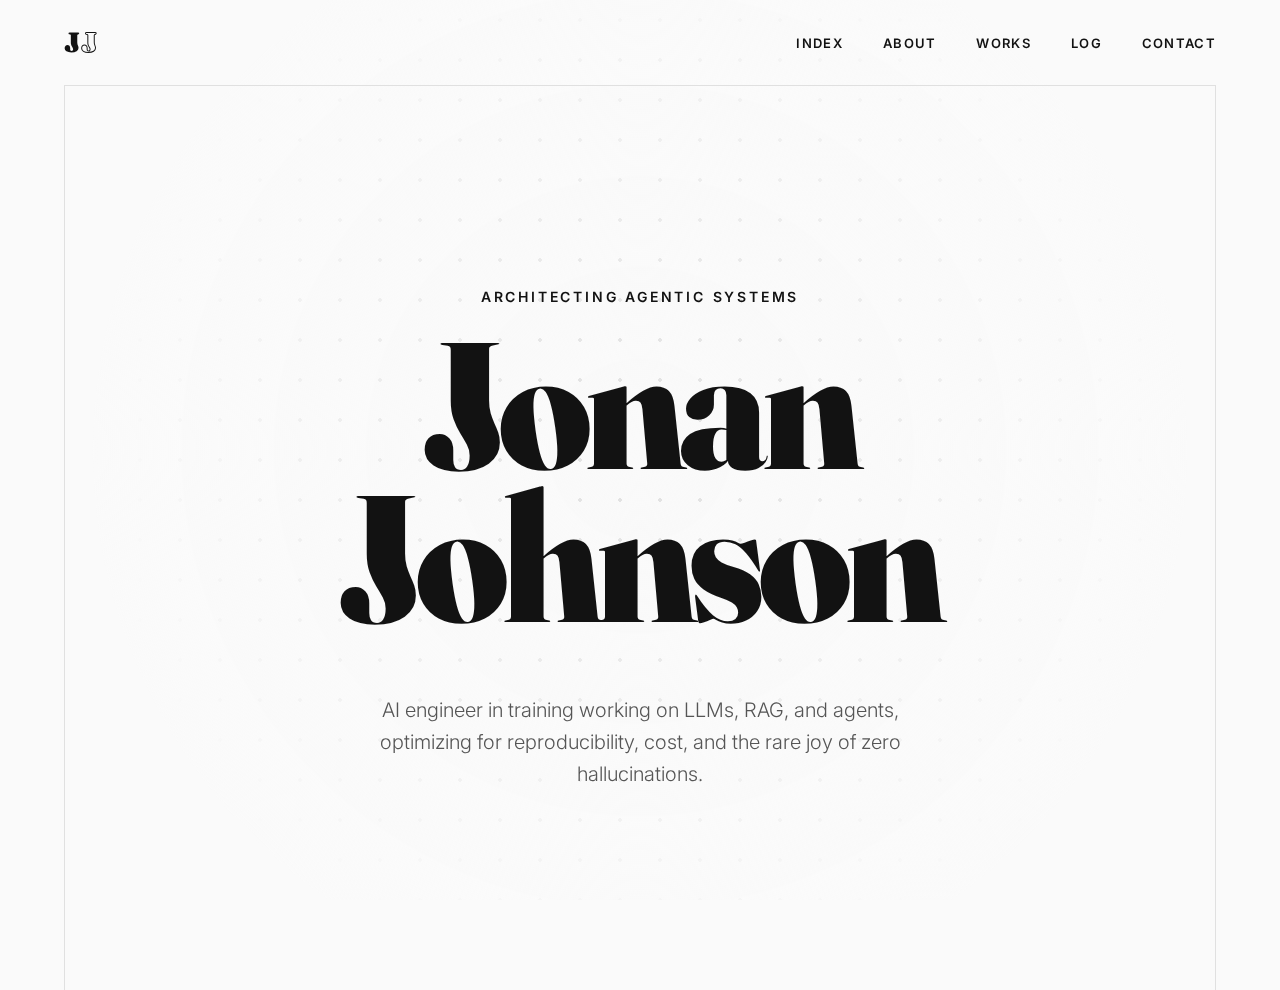
<file: index.html>
<!DOCTYPE html>
<html lang="en">

<head>
    <meta charset="UTF-8">
    <meta name="viewport" content="width=device-width, initial-scale=1.0">
    <meta name="description" content="Jonan - AI Builder focused on strategy and agentic systems">
    <title>Jonan Johnson</title>
    <link rel="stylesheet" href="css/editorial.css">
</head>

<body>
    <div class="site-wrapper">


        <nav class="navbar">
            <a href="index.html" class="nav-logo"><span>J</span><span>J</span></a>
            <ul class="nav-links">
                <li><a href="index.html">Index</a></li>
                <li><a href="about.html">About</a></li>
                <li><a href="projects.html">Works</a></li>
                <li><a href="experience.html">Log</a></li>
                <li><a href="contact.html">Contact</a></li>
            </ul>
        </nav>

        <main>
            <section class="hero">
                <p class="hero-positioning">
                    Architecting Agentic Systems
                </p>
                <h1 class="hero-name">
                    Jonan Johnson
                </h1>

                <p class="hero-statement">
                    AI engineer in training working on LLMs, RAG, and agents, optimizing for reproducibility, cost, and
                    the rare joy of zero hallucinations.
                </p>
            </section>
        </main>


    </div>

</body>

</html>
</file>
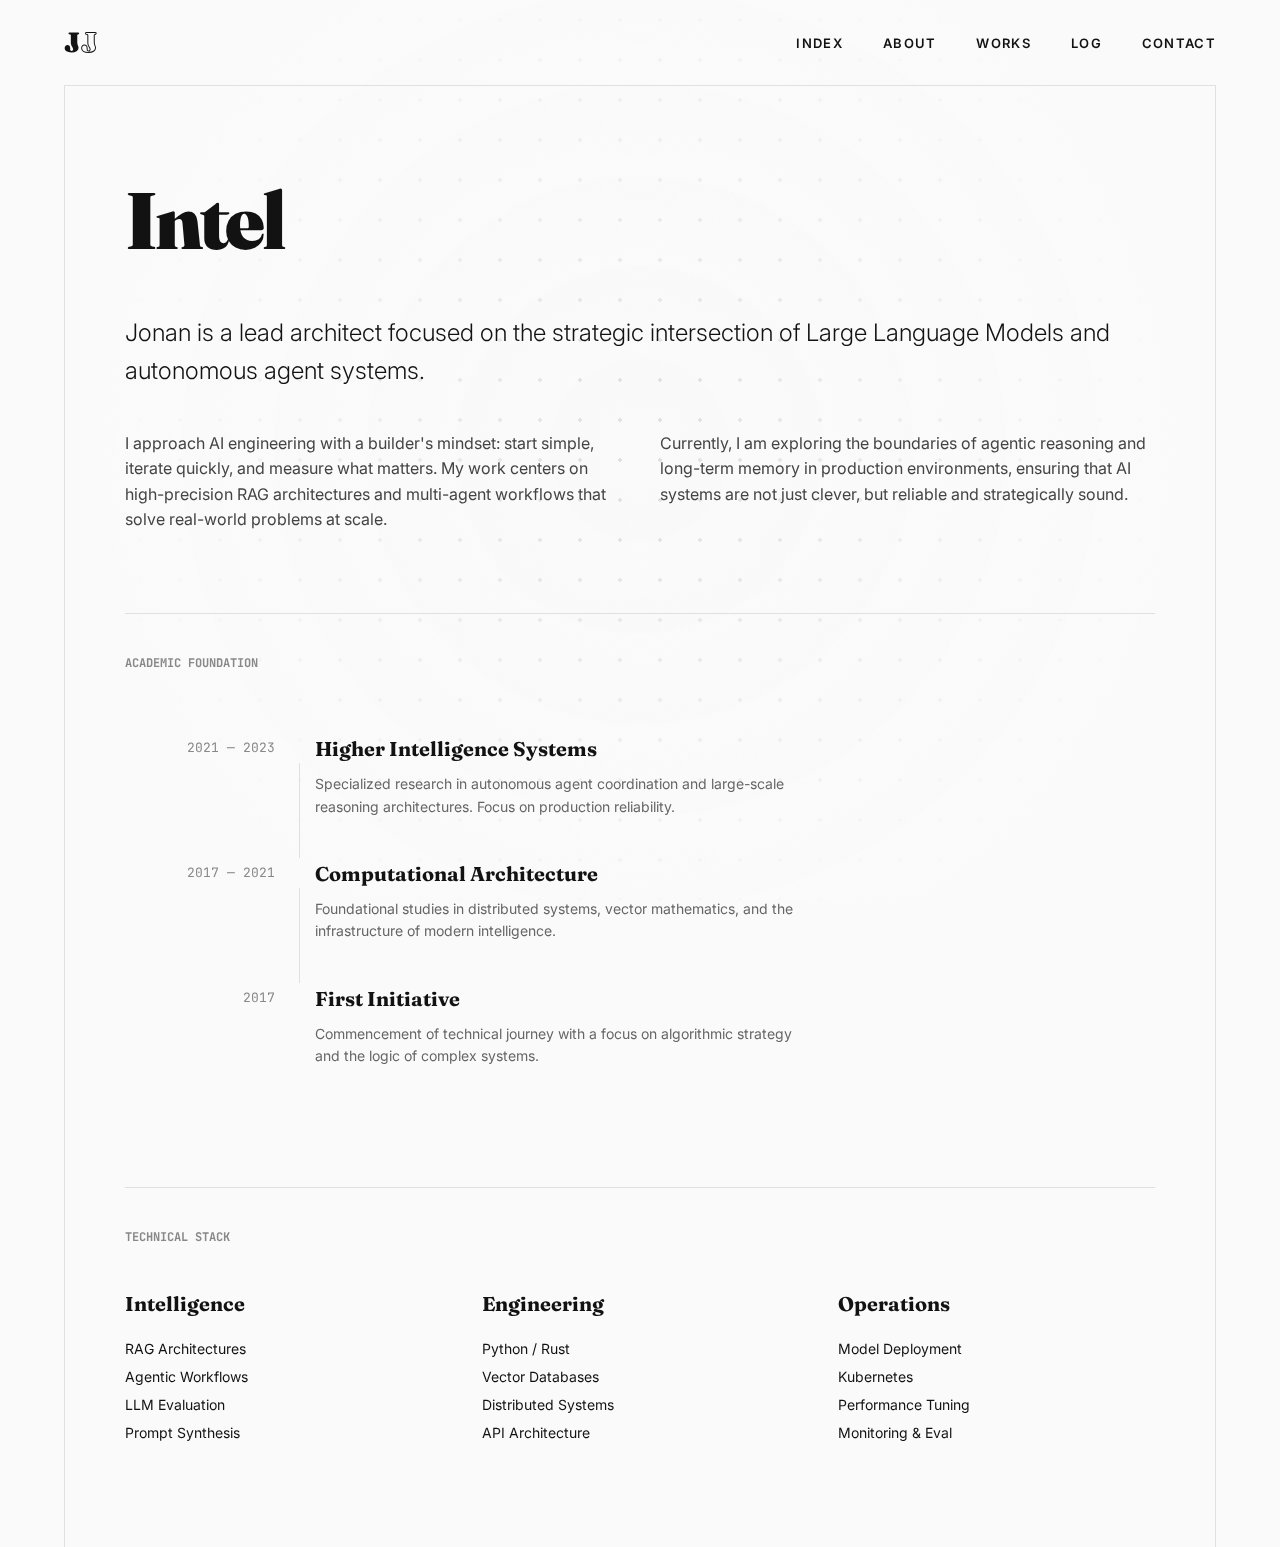
<file: about.html>
<!DOCTYPE html>
<html lang="en">

<head>
    <meta charset="UTF-8">
    <meta name="viewport" content="width=device-width, initial-scale=1.0">
    <meta name="description" content="About Jonan - AI Strategist & Builder">
    <title>About | Jonan</title>
    <link rel="stylesheet" href="css/editorial.css">
</head>

<body>
    <div class="site-wrapper">


        <nav class="navbar">
            <a href="index.html" class="nav-logo"><span>J</span><span>J</span></a>
            <ul class="nav-links">
                <li><a href="index.html">Index</a></li>
                <li><a href="about.html">About</a></li>
                <li><a href="projects.html">Works</a></li>
                <li><a href="experience.html">Log</a></li>
                <li><a href="contact.html">Contact</a></li>
            </ul>
        </nav>

        <main>
            <section class="page-section">
                <h1 class="hero-name" style="font-size: 80px; text-align: left;">Intel</h1>
                <div class="about-content">
                    <p style="font-size: 24px; font-weight: 300; margin-bottom: 40px;">
                        Jonan is a lead architect focused on the strategic intersection of Large Language Models and
                        autonomous agent systems.
                    </p>
                    <div style="column-count: 2; column-gap: 40px; font-size: 16px; color: #444;">
                        <p>I approach AI engineering with a builder's mindset: start simple, iterate quickly, and
                            measure what matters. My work centers on high-precision RAG architectures and multi-agent
                            workflows that solve real-world problems at scale.</p>
                        <p>Currently, I am exploring the boundaries of agentic reasoning and long-term memory in
                            production environments, ensuring that AI systems are not just clever, but reliable and
                            strategically sound.</p>
                    </div>
                </div>

                <div class="education-section"
                    style="margin-top: 80px; border-top: 0.5px solid var(--hairline); padding-top: 40px;">
                    <h2
                        style="font-family: 'JetBrains Mono', monospace; font-size: 12px; text-transform: uppercase; color: #888; margin-bottom: 40px;">
                        Academic Foundation</h2>

                    <div class="timeline">
                        <div class="timeline-item">
                            <div class="timeline-year">2021 — 2023</div>
                            <div class="timeline-content">
                                <h3>Higher Intelligence Systems</h3>
                                <p>Specialized research in autonomous agent coordination and large-scale reasoning
                                    architectures. Focus on production reliability.</p>
                            </div>
                        </div>

                        <div class="timeline-item">
                            <div class="timeline-year">2017 — 2021</div>
                            <div class="timeline-content">
                                <h3>Computational Architecture</h3>
                                <p>Foundational studies in distributed systems, vector mathematics, and the
                                    infrastructure of modern intelligence.</p>
                            </div>
                        </div>

                        <div class="timeline-item">
                            <div class="timeline-year">2017</div>
                            <div class="timeline-content">
                                <h3>First Initiative</h3>
                                <p>Commencement of technical journey with a focus on algorithmic strategy and the logic
                                    of complex systems.</p>
                            </div>
                        </div>
                    </div>
                </div>

                <div class="skills-section"
                    style="margin-top: 80px; border-top: 0.5px solid var(--hairline); padding-top: 40px;">
                    <h2
                        style="font-family: 'JetBrains Mono', monospace; font-size: 12px; text-transform: uppercase; color: #888; margin-bottom: 40px;">
                        Technical Stack</h2>
                    <div style="display: grid; grid-template-columns: repeat(3, 1fr); gap: 40px;">
                        <div>
                            <h3 style="font-family: 'Fraunces', serif; font-size: 20px; margin-bottom: 15px;">
                                Intelligence</h3>
                            <ul style="list-style: none; font-size: 14px; line-height: 2;">
                                <li>RAG Architectures</li>
                                <li>Agentic Workflows</li>
                                <li>LLM Evaluation</li>
                                <li>Prompt Synthesis</li>
                            </ul>
                        </div>
                        <div>
                            <h3 style="font-family: 'Fraunces', serif; font-size: 20px; margin-bottom: 15px;">
                                Engineering</h3>
                            <ul style="list-style: none; font-size: 14px; line-height: 2;">
                                <li>Python / Rust</li>
                                <li>Vector Databases</li>
                                <li>Distributed Systems</li>
                                <li>API Architecture</li>
                            </ul>
                        </div>
                        <div>
                            <h3 style="font-family: 'Fraunces', serif; font-size: 20px; margin-bottom: 15px;">Operations
                            </h3>
                            <ul style="list-style: none; font-size: 14px; line-height: 2;">
                                <li>Model Deployment</li>
                                <li>Kubernetes</li>
                                <li>Performance Tuning</li>
                                <li>Monitoring & Eval</li>
                            </ul>
                        </div>
                    </div>
                </div>
            </section>
        </main>


    </div>

</body>

</html>
</file>
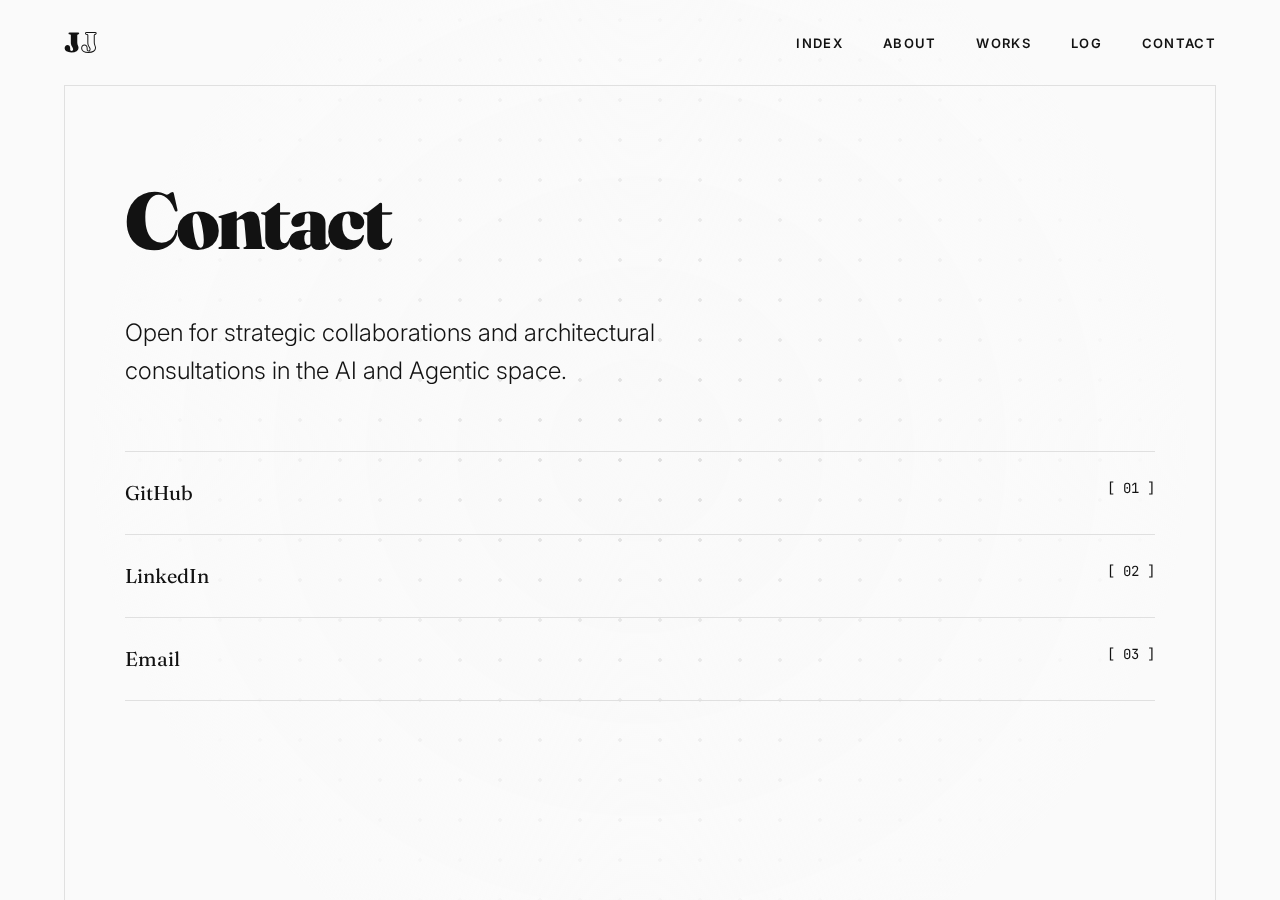
<file: contact.html>
<!DOCTYPE html>
<html lang="en">

<head>
    <meta charset="UTF-8">
    <meta name="viewport" content="width=device-width, initial-scale=1.0">
    <meta name="description" content="Contact Jonan">
    <title>Contact | Jonan</title>
    <link rel="stylesheet" href="css/editorial.css">
    <script src="js/main.js" defer></script>
</head>

<body>
    <div class="site-wrapper">


        <nav class="navbar">
            <a href="index.html" class="nav-logo"><span>J</span><span>J</span></a>
            <ul class="nav-links">
                <li><a href="index.html">Index</a></li>
                <li><a href="about.html">About</a></li>
                <li><a href="projects.html">Works</a></li>
                <li><a href="experience.html">Log</a></li>
                <li><a href="contact.html">Contact</a></li>
            </ul>
        </nav>

        <main>
            <section class="page-section">
                <h1 class="hero-name" style="font-size: 80px; text-align: left;">Contact</h1>

                <div class="contact-content" style="margin-top: 60px;">
                    <p style="font-size: 24px; font-weight: 300; margin-bottom: 60px; max-width: 600px;">
                        Open for strategic collaborations and architectural consultations in the AI and Agentic space.
                    </p>

                    <div class="contact-links" style="border-top: 0.5px solid var(--hairline);">
                        <a href="https://github.com/jonan404"
                            style="display: flex; justify-content: space-between; padding: 25px 0; border-bottom: 0.5px solid var(--hairline); text-decoration: none; color: inherit;">
                            <span style="font-family: 'Fraunces', serif; font-size: 20px;">GitHub</span>
                            <span style="font-family: 'JetBrains Mono', monospace; font-size: 14px;">[ 01 ]</span>
                        </a>
                        <a href="https://www.linkedin.com/in/jonan-johnson/"
                            style="display: flex; justify-content: space-between; padding: 25px 0; border-bottom: 0.5px solid var(--hairline); text-decoration: none; color: inherit;">
                            <span style="font-family: 'Fraunces', serif; font-size: 20px;">LinkedIn</span>
                            <span style="font-family: 'JetBrains Mono', monospace; font-size: 14px;">[ 02 ]</span>
                        </a>
                        <a href="mailto:jonan@example.com"
                            style="display: flex; justify-content: space-between; padding: 25px 0; border-bottom: 0.5px solid var(--hairline); text-decoration: none; color: inherit;">
                            <span style="font-family: 'Fraunces', serif; font-size: 20px;">Email</span>
                            <span style="font-family: 'JetBrains Mono', monospace; font-size: 14px;">[ 03 ]</span>
                        </a>
                    </div>
                </div>
            </section>
        </main>


    </div>

</body>

</html>
</file>
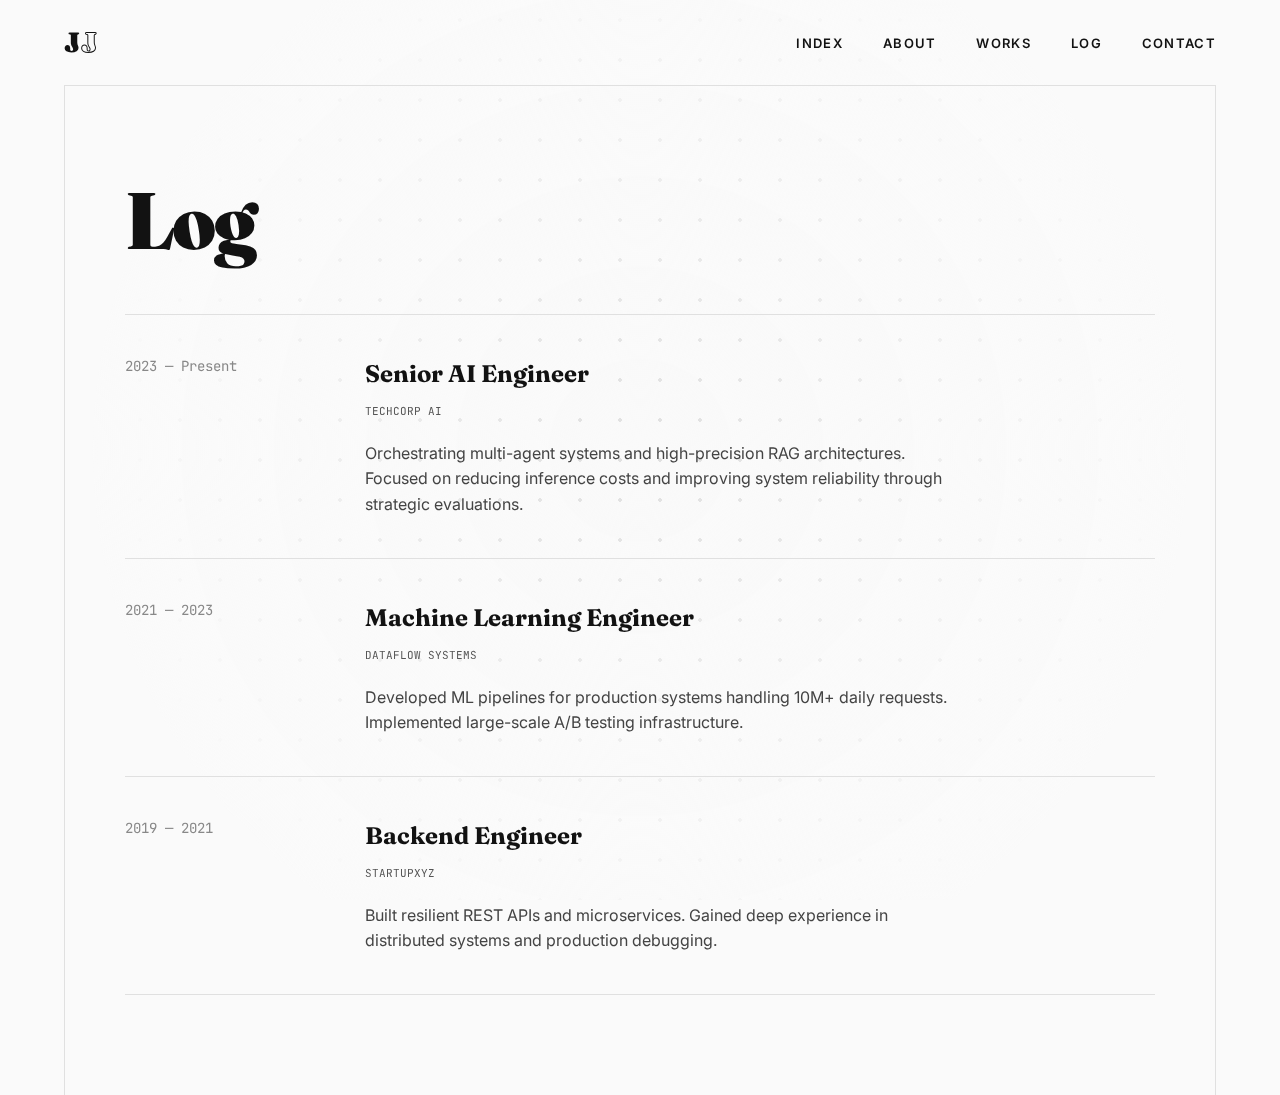
<file: experience.html>
<!DOCTYPE html>
<html lang="en">

<head>
    <meta charset="UTF-8">
    <meta name="viewport" content="width=device-width, initial-scale=1.0">
    <meta name="description" content="Professional Log of Jonan">
    <title>Log | Jonan</title>
    <link rel="stylesheet" href="css/editorial.css">
    <script src="js/main.js" defer></script>
</head>

<body>
    <div class="site-wrapper">


        <nav class="navbar">
            <a href="index.html" class="nav-logo"><span>J</span><span>J</span></a>
            <ul class="nav-links">
                <li><a href="index.html">Index</a></li>
                <li><a href="about.html">About</a></li>
                <li><a href="projects.html">Works</a></li>
                <li><a href="experience.html">Log</a></li>
                <li><a href="contact.html">Contact</a></li>
            </ul>
        </nav>

        <main>
            <section class="page-section">
                <h1 class="hero-name" style="font-size: 80px; text-align: left;">Log</h1>

                <div class="experience-list" style="margin-top: 60px;">
                    <!-- Exp 01 -->
                    <div
                        style="border-top: 0.5px solid var(--hairline); padding: 40px 0; display: grid; grid-template-columns: 200px 1fr; gap: 40px;">
                        <div style="font-family: 'JetBrains Mono', monospace; font-size: 14px; color: #888;">2023 —
                            Present</div>
                        <div>
                            <h3 style="font-family: 'Fraunces', serif; font-size: 24px;">Senior AI Engineer</h3>
                            <p
                                style="font-family: 'JetBrains Mono', monospace; font-size: 11px; text-transform: uppercase; color: #555; margin: 10px 0 20px;">
                                TechCorp AI</p>
                            <p style="font-size: 16px; color: #444; max-width: 600px;">
                                Orchestrating multi-agent systems and high-precision RAG architectures. Focused on
                                reducing inference costs and improving system reliability through strategic evaluations.
                            </p>
                        </div>
                    </div>

                    <!-- Exp 02 -->
                    <div
                        style="border-top: 0.5px solid var(--hairline); padding: 40px 0; display: grid; grid-template-columns: 200px 1fr; gap: 40px;">
                        <div style="font-family: 'JetBrains Mono', monospace; font-size: 14px; color: #888;">2021 — 2023
                        </div>
                        <div>
                            <h3 style="font-family: 'Fraunces', serif; font-size: 24px;">Machine Learning Engineer</h3>
                            <p
                                style="font-family: 'JetBrains Mono', monospace; font-size: 11px; text-transform: uppercase; color: #555; margin: 10px 0 20px;">
                                DataFlow Systems</p>
                            <p style="font-size: 16px; color: #444; max-width: 600px;">
                                Developed ML pipelines for production systems handling 10M+ daily requests. Implemented
                                large-scale A/B testing infrastructure.
                            </p>
                        </div>
                    </div>

                    <!-- Exp 03 -->
                    <div
                        style="border-top: 0.5px solid var(--hairline); border-bottom: 0.5px solid var(--hairline); padding: 40px 0; display: grid; grid-template-columns: 200px 1fr; gap: 40px;">
                        <div style="font-family: 'JetBrains Mono', monospace; font-size: 14px; color: #888;">2019 — 2021
                        </div>
                        <div>
                            <h3 style="font-family: 'Fraunces', serif; font-size: 24px;">Backend Engineer</h3>
                            <p
                                style="font-family: 'JetBrains Mono', monospace; font-size: 11px; text-transform: uppercase; color: #555; margin: 10px 0 20px;">
                                StartupXYZ</p>
                            <p style="font-size: 16px; color: #444; max-width: 600px;">
                                Built resilient REST APIs and microservices. Gained deep experience in distributed
                                systems and production debugging.
                            </p>
                        </div>
                    </div>
                </div>
            </section>
        </main>


    </div>

</body>

</html>
</file>
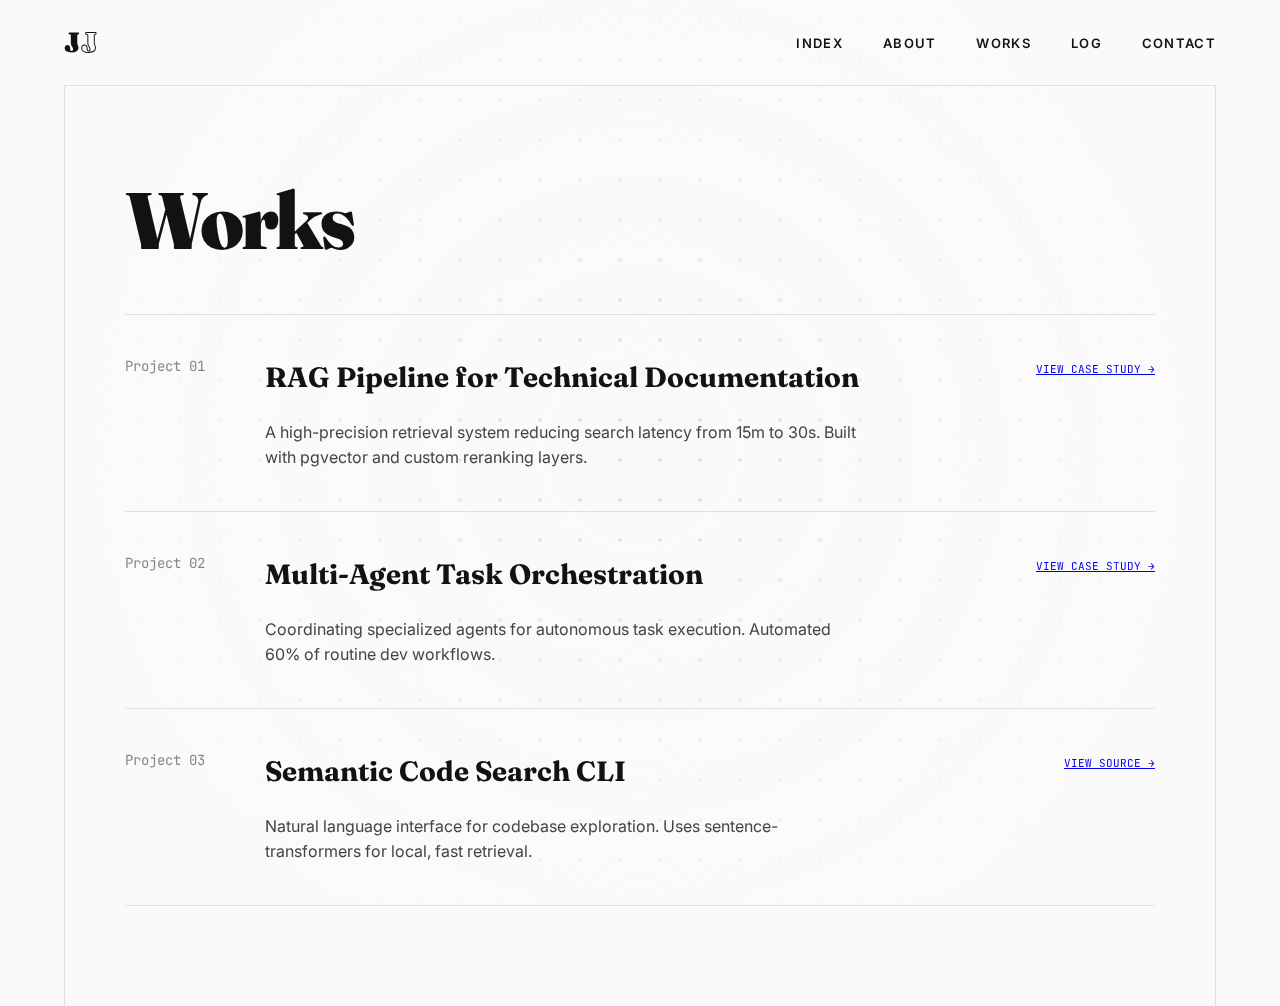
<file: projects.html>
<!DOCTYPE html>
<html lang="en">

<head>
    <meta charset="UTF-8">
    <meta name="viewport" content="width=device-width, initial-scale=1.0">
    <meta name="description" content="Selected Works by Jonan">
    <title>Works | Jonan</title>
    <link rel="stylesheet" href="css/editorial.css">
</head>

<body>
    <div class="site-wrapper">


        <nav class="navbar">
            <a href="index.html" class="nav-logo"><span>J</span><span>J</span></a>
            <ul class="nav-links">
                <li><a href="index.html">Index</a></li>
                <li><a href="about.html">About</a></li>
                <li><a href="projects.html">Works</a></li>
                <li><a href="experience.html">Log</a></li>
                <li><a href="contact.html">Contact</a></li>
            </ul>
        </nav>

        <main>
            <section class="page-section">
                <h1 class="hero-name" style="font-size: 80px; text-align: left;">Works</h1>

                <div class="projects-list" style="margin-top: 60px;">
                    <!-- Project 01 -->
                    <article
                        style="border-top: 0.5px solid var(--hairline); padding: 40px 0; display: grid; grid-template-columns: 100px 1fr 200px; gap: 40px;">
                        <div style="font-family: 'JetBrains Mono', monospace; font-size: 14px; color: #888;">Project 01
                        </div>
                        <div>
                            <h3 style="font-family: 'Fraunces', serif; font-size: 28px; margin-bottom: 20px;">RAG
                                Pipeline for Technical Documentation</h3>
                            <p style="font-size: 16px; color: #444; max-width: 600px;">
                                A high-precision retrieval system reducing search latency from 15m to 30s. Built with
                                pgvector and custom reranking layers.
                            </p>
                        </div>
                        <div style="text-align: right;">
                            <a href="#"
                                style="font-family: 'JetBrains Mono', monospace; font-size: 11px; text-transform: uppercase;">View
                                Case Study →</a>
                        </div>
                    </article>

                    <!-- Project 02 -->
                    <article
                        style="border-top: 0.5px solid var(--hairline); padding: 40px 0; display: grid; grid-template-columns: 100px 1fr 200px; gap: 40px;">
                        <div style="font-family: 'JetBrains Mono', monospace; font-size: 14px; color: #888;">Project 02
                        </div>
                        <div>
                            <h3 style="font-family: 'Fraunces', serif; font-size: 28px; margin-bottom: 20px;">
                                Multi-Agent Task Orchestration</h3>
                            <p style="font-size: 16px; color: #444; max-width: 600px;">
                                Coordinating specialized agents for autonomous task execution. Automated 60% of routine
                                dev workflows.
                            </p>
                        </div>
                        <div style="text-align: right;">
                            <a href="#"
                                style="font-family: 'JetBrains Mono', monospace; font-size: 11px; text-transform: uppercase;">View
                                Case Study →</a>
                        </div>
                    </article>

                    <!-- Project 03 -->
                    <article
                        style="border-top: 0.5px solid var(--hairline); border-bottom: 0.5px solid var(--hairline); padding: 40px 0; display: grid; grid-template-columns: 100px 1fr 200px; gap: 40px;">
                        <div style="font-family: 'JetBrains Mono', monospace; font-size: 14px; color: #888;">Project 03
                        </div>
                        <div>
                            <h3 style="font-family: 'Fraunces', serif; font-size: 28px; margin-bottom: 20px;">Semantic
                                Code Search CLI</h3>
                            <p style="font-size: 16px; color: #444; max-width: 600px;">
                                Natural language interface for codebase exploration. Uses sentence-transformers for
                                local, fast retrieval.
                            </p>
                        </div>
                        <div style="text-align: right;">
                            <a href="#"
                                style="font-family: 'JetBrains Mono', monospace; font-size: 11px; text-transform: uppercase;">View
                                Source →</a>
                        </div>
                    </article>
                </div>
            </section>
        </main>


    </div>

</body>

</html>
</file>
<file: css/editorial.css>
@import url('https://fonts.googleapis.com/css2?family=Fraunces:opsz,wght@9..144,300;400;700;900&family=Inter:wght@300;400;600&family=JetBrains+Mono:wght@400;700&display=swap');

:root {
    --bg-color: #FAFAFA;
    --text-color: #121212;
    --accent-color: #0044CC;
    /* Tactical Blue */
    --hairline: #E0E0E0;
    --margin-size: 5vw;
}

* {
    margin: 0;
    padding: 0;
    box-sizing: border-box;
}

body {
    background-color: var(--bg-color);
    background-image: radial-gradient(var(--hairline) 2px, transparent 0);
    background-size: 40px 40px;
    background-attachment: fixed;
    color: var(--text-color);
    font-family: 'Inter', sans-serif;
    line-height: 1.6;
    overflow-x: hidden;
}

body::before {
    content: "";
    position: fixed;
    top: 0;
    left: 0;
    width: 100%;
    height: 100%;
    background: radial-gradient(circle at center, transparent 0%, var(--bg-color) 70%);
    pointer-events: none;
    z-index: 1;
}

/* Base Layout Grid */
.site-wrapper {
    display: grid;
    grid-template-columns: var(--margin-size) 1fr var(--margin-size);
    grid-template-rows: auto 1fr auto;
    min-height: 100vh;
    position: relative;
    z-index: 10;
}

/* Tactical Annotations */
.tactical-label {
    font-family: 'JetBrains Mono', monospace;
    font-size: 9px;
    color: var(--accent-color);
    text-transform: uppercase;
    letter-spacing: 0.5em;
    margin-bottom: 20px;
    display: flex;
    align-items: center;
    gap: 15px;
    font-weight: 700;
}

.tactical-label::after {
    content: '';
    height: 1px;
    width: 40px;
    background-color: var(--accent-color);
    display: inline-block;
}

/* Main Content Area */
main {
    grid-column: 2;
    grid-row: 2;
    border-left: 0.5px solid var(--hairline);
    border-right: 0.5px solid var(--hairline);
    padding: 100px 60px;
}

/* Navigation */
.navbar {
    grid-column: 2;
    grid-row: 1;
    padding: 20px 0;
    display: flex;
    justify-content: space-between;
    align-items: center;
    border-bottom: 0.5px solid var(--hairline);
}

/* Logo */
.nav-logo {
    text-decoration: none;
    color: var(--text-color);
    font-family: 'Fraunces', serif;
    font-size: 28px;
    font-weight: 900;
    display: flex;
    align-items: center;
    letter-spacing: -0.05em;
    transition: opacity 0.3s ease;
}

.nav-logo:hover {
    opacity: 0.7;
}

.nav-logo span:last-child {
    -webkit-text-stroke: 1px var(--text-color);
    color: transparent;
    margin-left: 2px;
}

.nav-links {
    list-style: none;
    display: flex;
    gap: 40px;
}

.nav-links a {
    text-decoration: none;
    color: var(--text-color);
    font-size: 13px;
    font-weight: 600;
    text-transform: uppercase;
    letter-spacing: 0.1em;
}

/* Hero Section */
.hero {
    text-align: center;
    padding: 100px 0;
}

.hero-name {
    font-family: 'Fraunces', serif;
    font-size: clamp(64px, 15vw, 180px);
    font-weight: 900;
    letter-spacing: -0.04em;
    line-height: 0.85;
    margin-bottom: 60px;
    position: relative;
    color: var(--text-color);
    z-index: 1;
}

/* Premium Structural Glitch (Opt-in via .glitch class) */
.glitch {
    position: relative;
    z-index: 1;
    display: inline-block;
}

.glitch::before,
.glitch::after {
    content: attr(data-text);
    position: absolute;
    top: 0;
    left: 0;
    width: 100%;
    height: 100%;
    z-index: 2;
    /* Put on top of parent text to be visible */
    pointer-events: none;
    opacity: 0;
}

.glitch::before {
    animation: structural-glitch-1 4s infinite linear;
    color: var(--text-color);
    /* Subtle blue hint only in the shimmer */
    text-shadow: 1px 0 var(--accent-color);
}

.glitch::after {
    animation: structural-glitch-2 4s infinite linear;
    color: var(--text-color);
}

@keyframes structural-glitch-1 {

    0%,
    80%,
    100% {
        clip-path: inset(0 0 0 0);
        opacity: 0;
        transform: translate(0);
    }

    81% {
        clip-path: inset(10% 0 85% 0);
        opacity: 1;
        transform: translate(-5px, 2px);
    }

    83% {
        clip-path: inset(40% 0 45% 0);
        opacity: 1;
        transform: translate(5px, -2px);
    }

    85% {
        clip-path: inset(70% 0 10% 0);
        opacity: 1;
        transform: translate(-2px, 1px);
    }

    87% {
        clip-path: inset(20% 0 75% 0);
        opacity: 1;
        transform: translate(8px, -1px);
    }

    89% {
        clip-path: inset(50% 0 40% 0);
        opacity: 1;
        transform: translate(-4px, 2px);
    }
}

@keyframes structural-glitch-2 {

    0%,
    80%,
    100% {
        clip-path: inset(0 0 0 0);
        opacity: 0;
        transform: translate(0);
    }

    82% {
        clip-path: inset(80% 0 5% 0);
        opacity: 1;
        transform: translate(5px, -1px);
    }

    84% {
        clip-path: inset(15% 0 80% 0);
        opacity: 1;
        transform: translate(-3px, 1px);
    }

    86% {
        clip-path: inset(50% 0 45% 0);
        opacity: 1;
        transform: translate(2px, -2px);
    }

    88% {
        clip-path: inset(30% 0 65% 0);
        opacity: 1;
        transform: translate(-7px, 1px);
    }

    90% {
        clip-path: inset(10% 0 85% 0);
        opacity: 1;
        transform: translate(4px, -1px);
    }
}

/* Jitter on the main element too */
.glitch {
    animation: main-jitter 4s infinite;
}

@keyframes main-jitter {

    0%,
    80%,
    100% {
        transform: translate(0);
        letter-spacing: normal;
        filter: blur(0);
    }

    82% {
        transform: translate(1px, -1px);
        letter-spacing: 0.02em;
        filter: blur(0.5px);
    }

    84% {
        transform: translate(-1px, 1px);
        letter-spacing: -0.01em;
    }

    86% {
        transform: translate(1px, 1px);
        filter: blur(0.2px);
    }

    88% {
        transform: translate(-1px, -1px);
        letter-spacing: 0.03em;
    }
}

.hero-name::selection {
    background: var(--accent-color);
    color: white;
}

.hero-positioning {
    font-size: 14px;
    font-weight: 600;
    text-transform: uppercase;
    letter-spacing: 0.2em;
    color: var(--text-color);
    margin-bottom: 20px;
}

.hero-statement {
    max-width: 600px;
    margin: 0 auto;
    font-size: 20px;
    font-weight: 300;
    color: #555;
}

/* Links and Interactive Elements */
a {
    transition: color 0.3s ease;
    position: relative;
}

.nav-links a::after {
    content: '';
    position: absolute;
    width: 0;
    height: 1px;
    bottom: -2px;
    left: 0;
    background-color: var(--text-color);
    transition: width 0.3s ease;
}

.nav-links a:hover::after {
    width: 100%;
}

/* Timeline Component */
.timeline {
    margin-top: 60px;
}

.timeline-item {
    display: grid;
    grid-template-columns: 150px 1fr;
    gap: 40px;
    padding-bottom: 40px;
    position: relative;
}

.timeline-item:not(:last-child)::before {
    content: '';
    position: absolute;
    left: 174px;
    /* Align with the start of content */
    top: 30px;
    bottom: 0;
    width: 0.5px;
    background-color: var(--hairline);
}

.timeline-year {
    font-family: 'JetBrains Mono', monospace;
    font-size: 13px;
    color: #888;
    text-align: right;
    padding-top: 5px;
}

.timeline-content h3 {
    font-family: 'Fraunces', serif;
    font-size: 20px;
    margin-bottom: 8px;
    color: var(--text-color);
}

.timeline-content p {
    font-size: 14px;
    color: #666;
    max-width: 500px;
}

/* Responsive */
@media (max-width: 768px) {
    :root {
        --margin-size: 20px;
    }

    main {
        padding: 60px 20px;
    }

    .hero-name {
        font-size: 64px;
    }

    .timeline-item {
        grid-template-columns: 1fr;
        gap: 15px;
    }

    .timeline-year {
        text-align: left;
    }

    .timeline-item:not(:last-child)::before {
        left: 0;
        top: 30px;
    }
}
</file>
